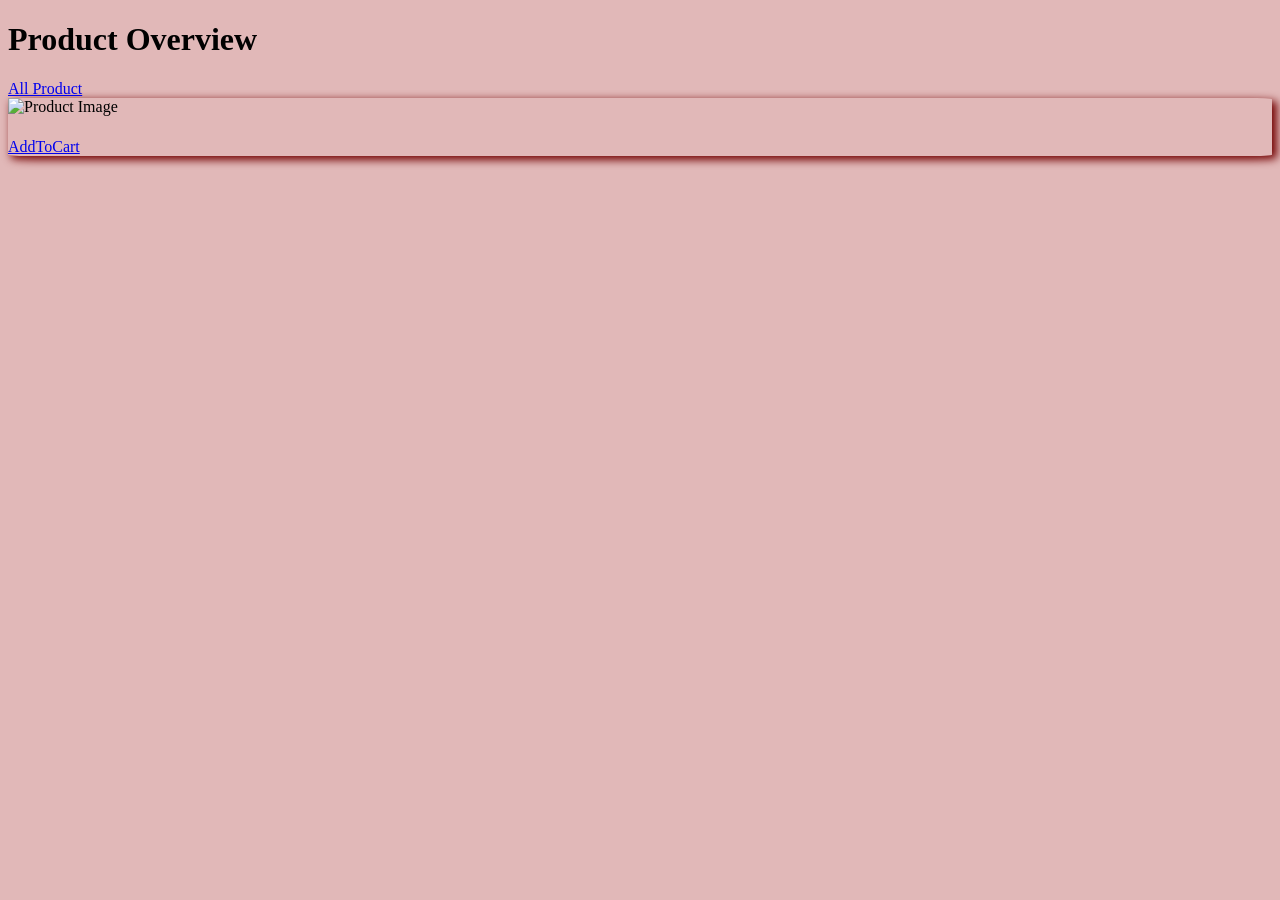
<file: Infra-Bazaar-master/src/main/resources/templates/index.html>
<!DOCTYPE html>
<html xmlns:th="http://www.thymeleaf.org"
	xmlns:sec="http://www.thymeleaf.org/extras/spring-security">
<head th:insert="fragments.html :: headerfiles">
</head>
<body style="background-color:rgba(165, 42, 42, 0.333)
">
	<header th:insert="fragments.html :: nav"></header>
	<div class="container">
		<h1 class="display-5">Product Overview</h1>

		<div class="d-flex justify-content-start p-2">
			<a class="list-group-item mr-2" href="#" th:href="@{/allProduct}">All Product</a> 
			<a class="list-group-item mr-2"	th:each="category : ${categoryList}" th:text="${category.categoryName}" href="#" th:href="@{'/getProducts/' + ${category.categoryId}}"></a>
		</div>

		<div class="row" >

			<div class="col-sm-4" th:each="product : ${productList}" >

				<div class="card mt-4" style="  border-radius: 2%; box-shadow: 4px 3px 8px 1px #ff0000;
				-webkit-box-shadow: 4px 3px 8px 1px #750505; " >

				<img th:src="${product.image}" class="card-img-top" alt="Product Image">
					<div class="card-body">
						<h5 th:text="${product.productName}" class="card-title"></h5>
						<p th:text="${product.productDescription}" class="card-text"></p>
						<p th:text="'₹'+${product.productPrice}" class="card-text"></p>
						<a href="#" th:href="@{'~/profile/addToCart/' + ${product.productId}}" class="btn btn-outline-primary btn-sm">AddToCart</a>
					</div>
				</div>
			</div>
		</div>

	</div>
</body>
</html>
</file>
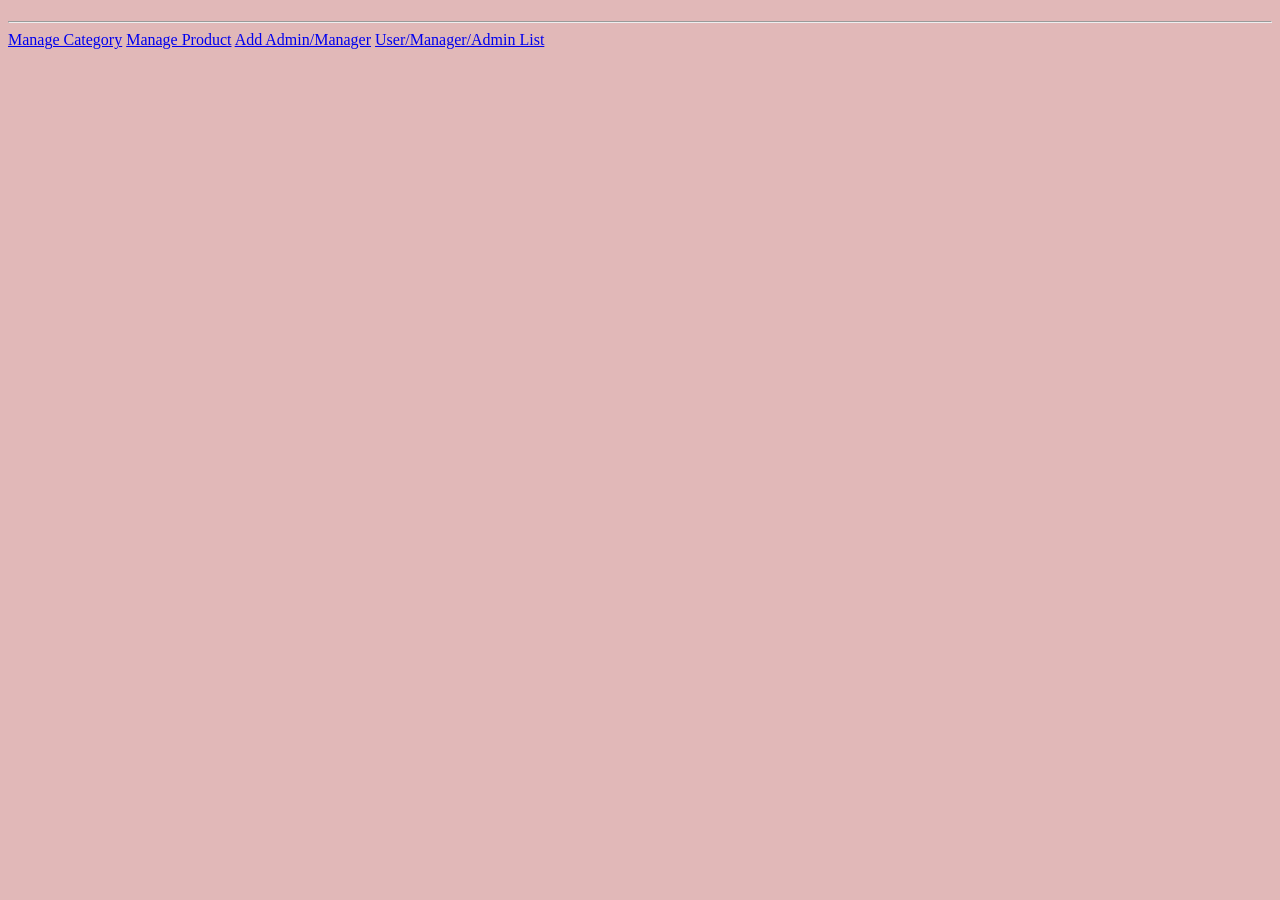
<file: Infra-Bazaar-master/src/main/resources/templates/admin/index.html>
<!DOCTYPE html>
<html xmlns:th="http://www.thymeleaf.org"
	xmlns:sec="http://www.thymeleaf.org/extras/spring-security">
<head th:insert="fragments.html :: headerfiles">
</head>
<body style="background-color:rgba(165, 42, 42, 0.333)">
	<header th:insert="fragments.html :: nav"></header>
	<div class="container">
		<h1 class="display-4 my-2" th:text ="'Welcome ' + ${#authentication.getPrincipal().getFirstName()}"></h1>
		<hr>
		<div class="row">
			<div class="list-group list-group-flush col-5" style="border: 3px; border-color: yellow;">
				<a class="list-group-item list-group-item-action" 
					href="#" th:href="@{/manager/category-form}">Manage Category</a>
				<a class="list-group-item list-group-item-action" 
					href="#" th:href="@{/manager/product-form}">Manage Product</a>
				<a class="list-group-item list-group-item-action" 
					href="#" th:href="@{/admin/add-user}">Add Admin/Manager</a>
				<a class="list-group-item list-group-item-action" 
					href="#" th:href="@{/admin/user-list}">User/Manager/Admin List</a>
					
			</div>
		</div>
	</div>
</body>
</html>
</file>
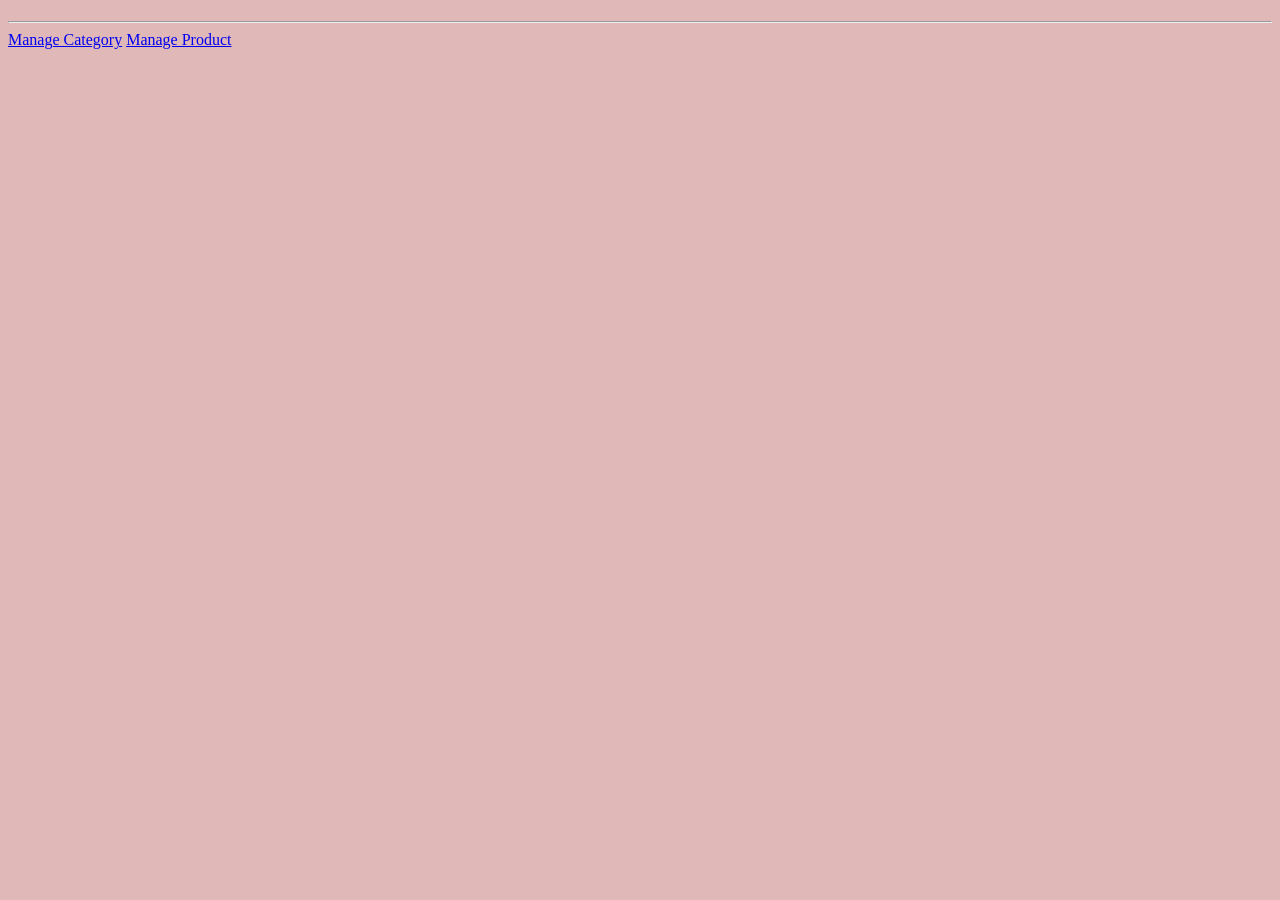
<file: Infra-Bazaar-master/src/main/resources/templates/manager/index.html>
<!DOCTYPE html>
<html xmlns:th="http://www.thymeleaf.org"
	xmlns:sec="http://www.thymeleaf.org/extras/spring-security">
<head th:insert="fragments.html :: headerfiles">
</head>
<body style="background-color:rgba(165, 42, 42, 0.333)
">
	
	<header th:insert="fragments.html :: nav"></header>
	<div class="container">

		<h1 class="display-4 my-2" th:text ="'Welcome ' + ${#authentication.getPrincipal().getFirstName()}"></h1>
		<hr>

		<div class="row">
			<div class="list-group list-group-flush col-5">
				<a class="list-group-item list-group-item-action" 
					href="#" th:href="@{/manager/category-form}">Manage Category</a>
				<a class="list-group-item list-group-item-action" 
					href="#" th:href="@{/manager/product-form}">Manage Product</a>
			</div>
		</div>

	</div>

</body>
</html>
</file>
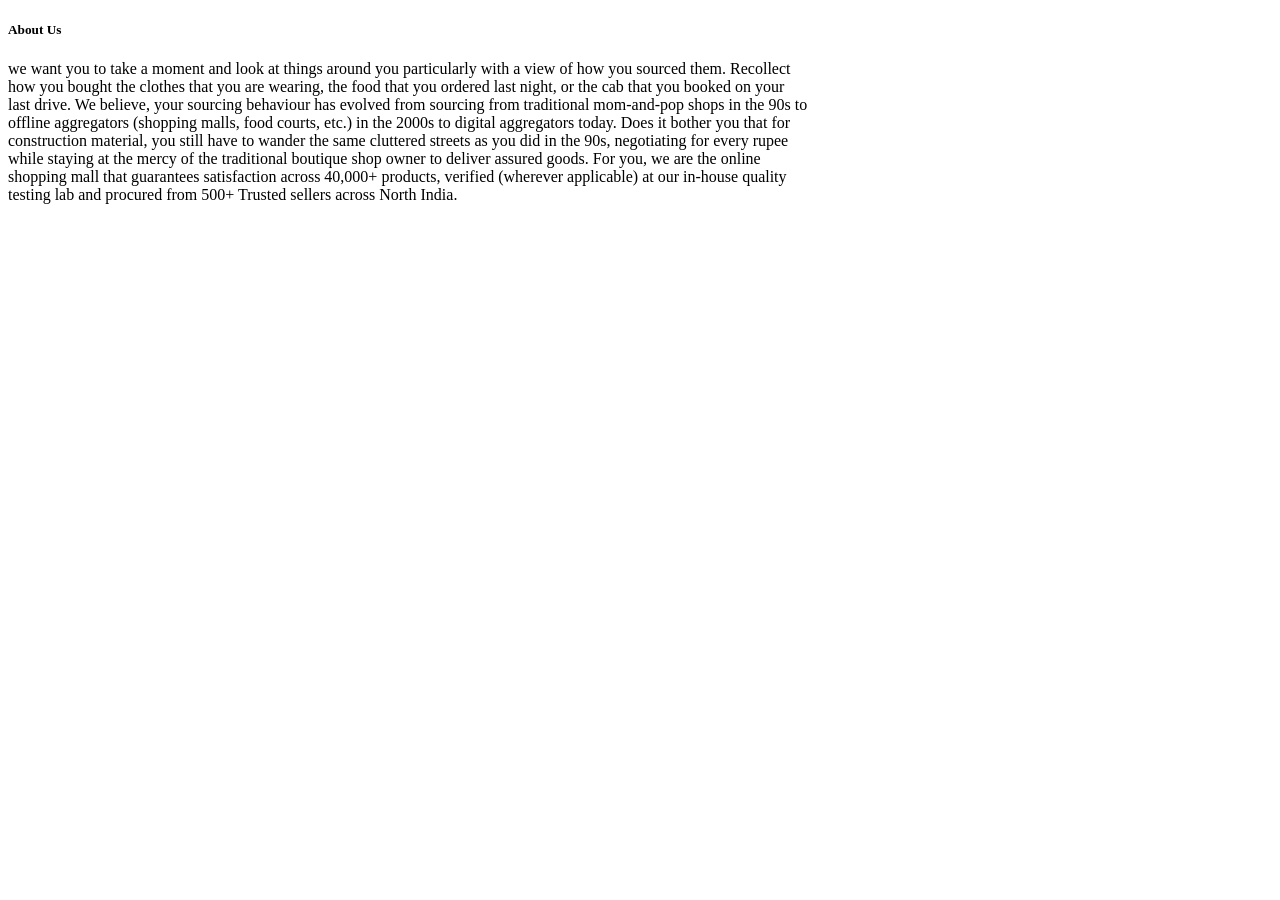
<file: Infra-Bazaar-master/src/main/resources/templates/about.html>
<!doctype html>
<html lang="en" xmlns:th="http://www.thymeleaf.org"
	th:replace="base::layout(~{::section})">
<head>

<meta charset="utf-8">
<meta name="viewport" content="width=device-width, initial-scale=1">
<title th:text="${title}">About Us</title>
</head>
<body>
	<section class="banner d-flex justify-content-center align-items-center">
	<div class="card mt-auto mb-3" style="width:800px">
 
  <div class="card-body">
    <h5 class="card-title" style="color:black">About Us</h5>
    <p class="card-text" style="color:black">we want you to take a moment and look at things around you particularly with a view of how you sourced them. Recollect how you bought the clothes that you are wearing, the food that you ordered last night, or the cab that you booked on your last drive. We believe, your sourcing behaviour has evolved from sourcing from traditional mom-and-pop shops in the 90s to offline aggregators (shopping malls, food courts, etc.) in the 2000s to digital aggregators today. Does it bother you that for construction material, you still have to wander the same cluttered streets as you did in the 90s, negotiating for every rupee while staying at the mercy of the traditional boutique shop owner to deliver assured goods. For you, we are the online shopping mall that guarantees satisfaction across 40,000+ products, verified (wherever applicable) at our in-house quality testing lab and procured from 500+ Trusted sellers across North India.</p>
   
  </div>
</div>

		
	</section>

</body>
</html>
</file>
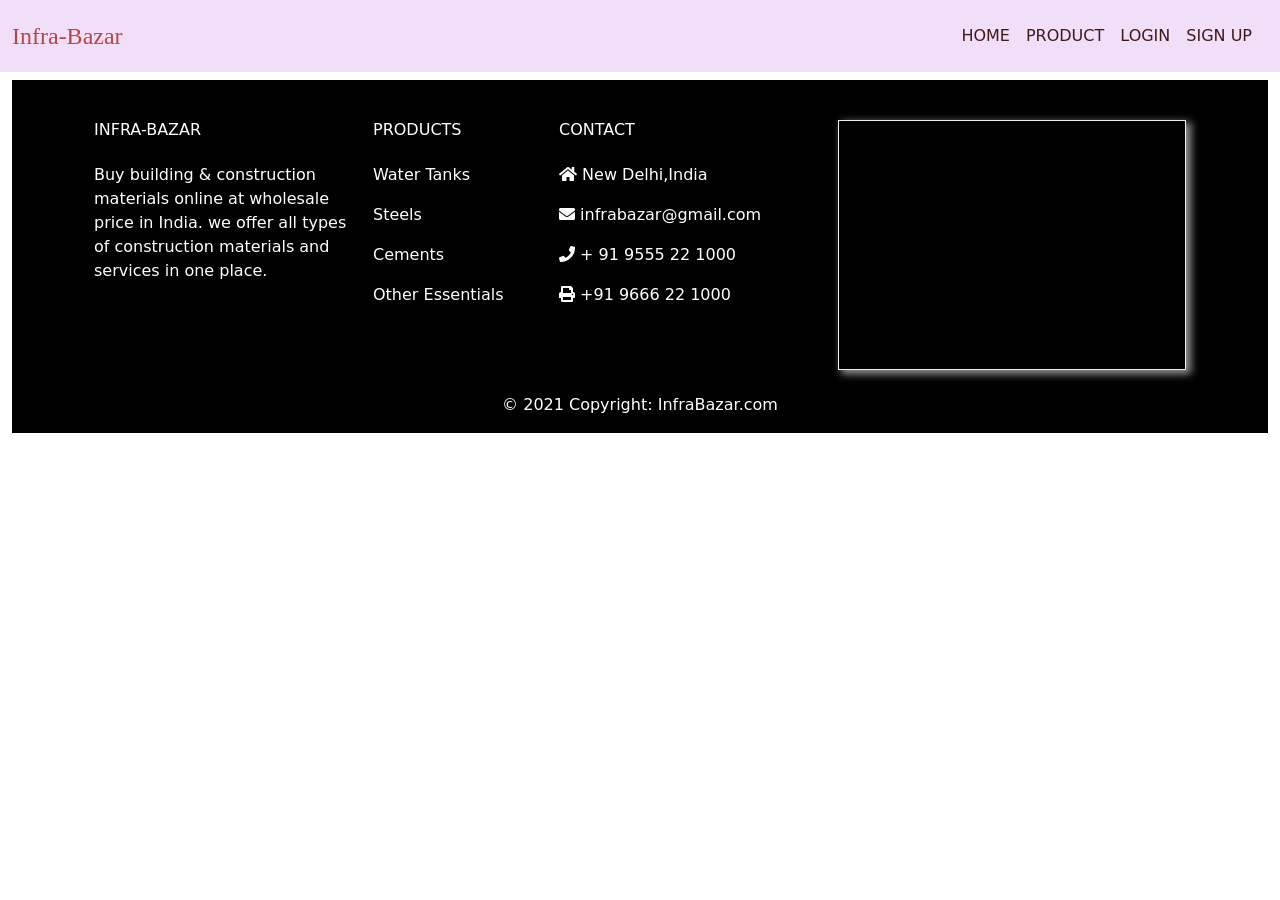
<file: Infra-Bazaar-master/src/main/resources/templates/base.html>
<!doctype html>
<html lang="en" xmlns:th="http://www.thymeleaf.org" th:fragment="layout(content)">
  <head>
    <!-- Required meta tags -->
    <meta charset="utf-8">
    <meta name="viewport" content="width=device-width, initial-scale=1">

    <!-- Bootstrap CSS -->
    <link href="https://cdn.jsdelivr.net/npm/bootstrap@5.1.0/dist/css/bootstrap.min.css" rel="stylesheet" integrity="sha384-KyZXEAg3QhqLMpG8r+8fhAXLRk2vvoC2f3B09zVXn8CA5QIVfZOJ3BCsw2P0p/We" crossorigin="anonymous">
	<link rel="stylesheet" th:href="@{/css/style.css}">
	<link rel="stylesheet"
	href="https://use.fontawesome.com/releases/v5.15.1/css/all.css"
	integrity="sha384-vp86vTRFVJgpjF9jiIGPEEqYqlDwgyBgEF109VFjmqGmIY/Y4HV4d3Gp2irVfcrp"
	crossorigin="anonymous">
	<link rel="stylesheet" href="https://cdnjs.cloudflare.com/ajax/libs/font-awesome/4.7.0/css/font-awesome.min.css">
	
    <title th:text="${title}">Base html</title>
  </head>
  <body>
    
    
    <!-- NAVBAR  -->
    
    
    <nav class="navbar navbar-expand-lg" style="background-color: rgba(241, 221, 248, 0.945) !important;">
  <div class="container-fluid">
    <a class="navbar-brand" href="/" style="color: rgb(182, 71, 71); font-family: 'Times New Roman', Times, serif; font-size: x-large">Infra-Bazar</a>
    <button class="navbar-toggler" type="button" data-bs-toggle="collapse" data-bs-target="#navbarSupportedContent" aria-controls="navbarSupportedContent" aria-expanded="false" aria-label="Toggle navigation">
      <span class="navbar-toggler-icon"></span>
    </button>
    <div class="collapse navbar-collapse" id="navbarSupportedContent">
      <ul class="navbar-nav ms-auto mb-2 mb-lg-0 text-uppercase p-2">
        <li class="nav-item">
          <a class="nav-link " aria-current="page" href="/"  style="color: rgb(66, 25, 25);"> Home</a>
        </li>
        
        
        <!-- <li class="nav-item">
          <a class="nav-link" href="/about"  style="color: rgb(66, 25, 25);">About</a>
        </li> -->
         <li class="nav-item">
          <a class="nav-link" href="/index"  style="color: rgb(66, 25, 25);">product</a>
        </li>
         <li class="nav-item">
          <a class="nav-link" href="/login"  style="color: rgb(66, 25, 25);"> Login</a>
        </li>
         <li class="nav-item">
          <a class="nav-link" href="/user_registration"  style="color: rgb(66, 25, 25);"> Sign Up</a>
        </li>
      </ul>
    </div>
  </div>
</nav>
   
    
    <!-- End of Navbar -->
    
    <div th:replace="${content}"></div>
    
    
    
     <!-- Footer -->
    
    
    
    
    <div class="container-fluid my-2">
 
  <footer
          class="text-center text-lg-start text-white"
          style="background-color: #000000"
          >
    <!-- Grid container -->
    <div class="container p-4 pb-0">
      <!-- Section: Links -->
      <section class="">
        <!--Grid row-->
        <div class="row">
          <!-- Grid column -->
          <div class="col-md-3 col-lg-3 col-xl-3 mx-auto mt-3">
            <h6 class="text-uppercase mb-4 font-weight-bold">
              Infra-Bazar
            </h6>
            <p>
              Buy building & construction materials online at wholesale price in India. 
              we offer all types of construction materials and services in one place.
            </p>
          </div>
          <!-- Grid column -->

          <hr class="w-100 clearfix d-md-none" />

          <!-- Grid column -->
          <div class="col-md-2 col-lg-2 col-xl-2 mx-auto mt-3">
            <h6 class="text-uppercase mb-4 font-weight-bold">Products</h6>
            <p>
              <a style="text-decoration:none" class="text-white">Water Tanks</a>
            </p>
            <p>
              <a style="text-decoration:none" class="text-white">Steels</a>
            </p>
            <p>
              <a style="text-decoration:none" class="text-white">Cements</a>
            </p>
            <p>
              <a style="text-decoration:none" class="text-white">Other Essentials</a>
            </p>
          </div>
          <!-- Grid column -->

          <hr class="w-100 clearfix d-md-none" />

          <!-- Grid column -->
          <hr class="w-100 clearfix d-md-none" />

          <!-- Grid column -->
          <div class="col-md-4 col-lg-3 col-xl-3 mx-auto mt-3">
            <h6 class="text-uppercase mb-4 font-weight-bold">Contact</h6>
            <p><i class="fas fa-home mr-3"></i> New Delhi,India</p>
            <p><i class="fas fa-envelope mr-3"></i> infrabazar@gmail.com</p>
            <p><i class="fas fa-phone mr-3"></i> + 91 9555 22 1000</p>
            <p><i class="fas fa-print mr-3"></i> +91 9666 22 1000</p>
          </div>
          <!-- Grid column -->

          <!-- Grid column -->
          <div class="col-md-3  col-xl-4 mx-auto mt-3">
          <!-- <div class="col-md-3 col-lg-2 col-xl-2 mx-auto mt-3"> -->
 <!-- <h6 class="text-uppercase mb-4 font-weight-bold">Follow us</h6> -->

            <!-- Facebook -->
            <!-- <a
               class="btn btn-primary btn-floating m-1"
               style="background-color: #3b5998"
               href="#!"
               role="button"
               ><i class="fab fa-facebook-f"></i
              ></a> -->

            <!-- Twitter -->
            <!-- <a
               class="btn btn-primary btn-floating m-1"
               style="background-color: #55acee"
               href="#!"
               role="button"
               ><i class="fab fa-twitter"></i
              ></a> -->

            <!-- Google -->
            <!-- <a
               class="btn btn-primary btn-floating m-1"
               style="background-color: #dd4b39"
               href="#!"
               role="button"
               ><i class="fab fa-google"></i
              ></a> -->

            <!-- Instagram -->
            <!-- <a
               class="btn btn-primary btn-floating m-1"
               style="background-color: #ac2bac"
               href="#!"
               role="button"
               ><i class="fab fa-instagram"></i
              ></a> -->

            <!-- Linkedin -->
            <!-- <a
               class="btn btn-primary btn-floating m-1"
               style="background-color: #0082ca"
               href="#!"
               role="button"
               ><i class="fab fa-linkedin-in"></i
              ></a> -->
            <!-- Github -->
            <!-- <a
               class="btn btn-primary btn-floating m-1"
               style="background-color: #333333"
               href="#!"
               role="button"
               ><i class="fab fa-github"></i
              ></a>  -->
              <iframe src="https://www.google.com/maps/embed?pb=!1m14!1m8!1m3!1d29795.17706220509!2d75.5592!3d21.01679!3m2!1i1024!2i768!4f13.1!3m3!1m2!1s0x3bd90fa4a1eab90f%3A0x37f67bd21bff0a3c!2sJalgaon%2C%20Maharashtra%2C%20India!5e0!3m2!1sen!2sus!4v1626161545321!5m2!1sen!2sus" frameborder="0" style="border: 1px groove; width: 100%; height: 250px;  box-shadow: 4px 3px 8px 1px #969696;
              -webkit-box-shadow: 4px 3px 8px 1px #969696;" allowfullscreen></iframe>
          </div>
        </div>
        <!--Grid row-->
      </section>
      <!-- Section: Links -->
    </div>
    <!-- Grid container -->

    <!-- Copyright -->
    <div
         class="text-center p-3"
         style="background-color: rgba(0, 0, 0, 0.2)"
         >
      © 2021 Copyright:
      <a style="text-decoration:none" class="text-white" href="/"
         >InfraBazar.com</a
        >
    </div>
    <!-- Copyright -->
  </footer>
  <!-- Footer -->
</div>
<!-- End of footer -->

    <!-- Optional JavaScript; choose one of the two! -->

    <!-- Option 1: Bootstrap Bundle with Popper -->
    <script src="https://cdn.jsdelivr.net/npm/bootstrap@5.1.0/dist/js/bootstrap.bundle.min.js" integrity="sha384-U1DAWAznBHeqEIlVSCgzq+c9gqGAJn5c/t99JyeKa9xxaYpSvHU5awsuZVVFIhvj" crossorigin="anonymous"></script>

    <!-- Option 2: Separate Popper and Bootstrap JS -->
    <!--
    <script src="https://cdn.jsdelivr.net/npm/@popperjs/core@2.9.3/dist/umd/popper.min.js" integrity="sha384-eMNCOe7tC1doHpGoWe/6oMVemdAVTMs2xqW4mwXrXsW0L84Iytr2wi5v2QjrP/xp" crossorigin="anonymous"></script>
    <script src="https://cdn.jsdelivr.net/npm/bootstrap@5.1.0/dist/js/bootstrap.min.js" integrity="sha384-cn7l7gDp0eyniUwwAZgrzD06kc/tftFf19TOAs2zVinnD/C7E91j9yyk5//jjpt/" crossorigin="anonymous"></script>
    -->
    <script type="text/javascript" th:src="@{/js/script.js}"></script>
  </body>
</html>
</file>
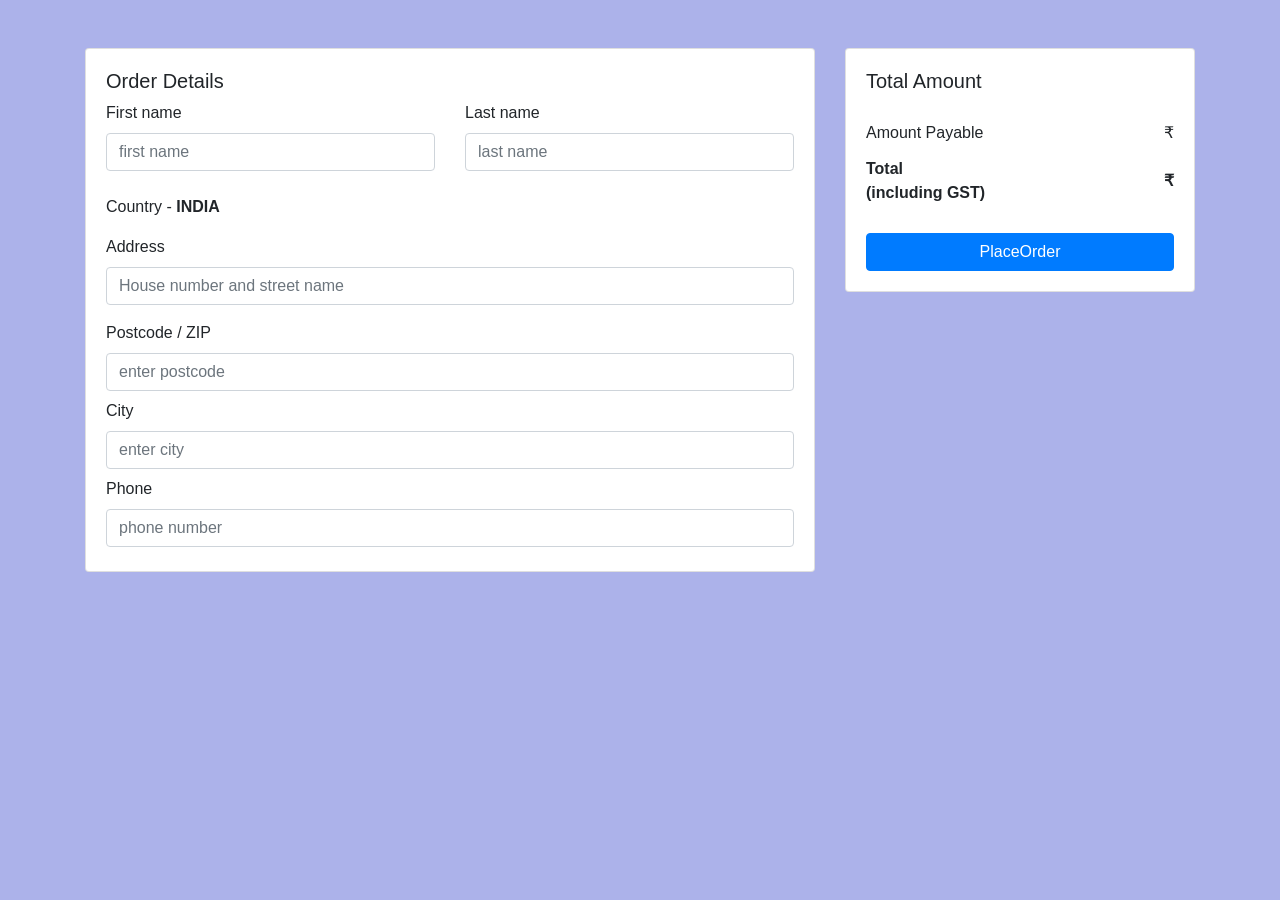
<file: Infra-Bazaar-master/src/main/resources/templates/checkout.html>
<!doctype html>
<html lang="en" xmlns:th="http://www.thymeleaf.org"
	xmlns:sec="http://www.thymeleaf.org/thymeleaf-extras-springsecurity3">
<head>
<meta charset="UTF-8">
<meta name="viewport"
	content="width=device-width, user-scalable=no, initial-scale=1.0, maximum-scale=1.0, minimum-scale=1.0">
<meta http-equiv="X-UA-Compatible" content="ie=edge">
<link rel="stylesheet"
	href="https://stackpath.bootstrapcdn.com/bootstrap/4.4.1/css/bootstrap.min.css"
	integrity="sha384-Vkoo8x4CGsO3+Hhxv8T/Q5PaXtkKtu6ug5TOeNV6gBiFeWPGFN9MuhOf23Q9Ifjh"
	crossorigin="anonymous">
<link rel="stylesheet"
	href="https://use.fontawesome.com/releases/v5.11.2/css/all.css">

<title>Document</title>
</head>
<body style="background-color: rgba(49, 64, 204, 0.4);">
	<header th:insert="fragments.html :: nav"></header>

	<div class="container">

		<!--Section: Block Content-->
		<section class="mt-5 mb-4">

			<!--Grid row-->
			<div class="row">

				<!--Grid column-->
				<div class="col-lg-8 mb-4">

					<!-- Card -->
					<div class="card wish-list pb-1">
						<div class="card-body">

			<!-- form start -->
			
			<form action="" method="post" th:action="@{'~/checkout/checkout/'}" >
				
							<h5 class="mb-2">Order Details</h5>

							<!-- Grid row -->
							<div class="row">

								<!-- Grid column -->
								<div class="col-lg-6">

									<!-- First name -->
									<div class="md-form md-outline mb-0 mb-lg-4">
										<label for="firstName">First name</label> <input type="text"
											id="firstName" name="firstName" required class="form-control mb-0 mb-lg-2"
											pattern="[A-Za-z\s]{2,40}" autocomplete="off" title="only characters are allowed" minlength="2" maxlength="40" placeholder="first name">
									</div>

								</div>
								<!-- Grid column -->

								<!-- Grid column -->
								<div class="col-lg-6">

									<!-- Last name -->
									<div class="md-form md-outline">
										<label for="lastName">Last name</label> <input type="text"
											id="lastName" name="lastName" required class="form-control"
											pattern="[A-Za-z\s]{2,40}" autocomplete="off" title="only characters are allowed" minlength="2" maxlength="40" placeholder="last name">
									</div>

								</div>
								<!-- Grid column -->

							</div>
							<!-- Grid row -->

							<!-- Country -->
							<div class="d-flex flex-wrap">
								<div class="select-outline position-relative w-100">
									<label>Country - <strong>INDIA</strong></label>


								</div>
							</div>

							<!-- Address Part 1 -->
							<div class="md-form md-outline mt-2">
								<label for="form14">Address </label> <input type="text"
									required id="form14" name="address" placeholder="House number and street name"
									class="form-control"
									pattern="[A-Za-z\s]{2,40}" autocomplete="off" title="only characters are allowed" minlength="2" maxlength="40">
							</div>

							<!-- Postcode / ZIP -->
							<div class="md-form md-outline mt-3">
								<label for="form16">Postcode / ZIP</label> 
								<br>
								<input type="number" class="form-control" name="postcode" minlength="6" maxlength="6" placeholder="enter postcode" required>
							</div>

							<!-- Town / City -->
							<div class="md-form md-outline mt-2">
								<label for="form17"> City</label>
								 <input 
								 type="text" 
								 required 
								 class="form-control"
								 name="city"
								 placeholder="enter city" 
								 minlength="2" 
								 maxlength="40" 
								 pattern="[A-Za-z\s]{2,40}"
								 title="only characters are allowed"
								 autocomplete="off"
								 >

							</div>

							<!-- Phone -->
							<div class="md-form md-outline mt-2">
								<label for="form18">Phone</label> <input type="number" name="phone"
									 required id="form18"
									class="form-control"
										pattern="^[+]91(9|8|7)\d{9}$" minlength="10" maxlength="10"  autocomplete="off" title="mobile number " placeholder="phone number">
							</div>

						</div>
					</div>
					<!-- Card -->

				</div>
				<!--Grid column-->

				<!--Grid column-->
				<div class="col-lg-4">

					<!-- Card -->
					<div class="card mb-4">
						<div class="card-body">

							<h5 class="mb-3"> Total Amount</h5>

							<ul class="list-group list-group-flush">
								<li
									class="list-group-item d-flex justify-content-between align-items-center border-0 px-0 pb-0">
									Amount Payable <span>₹<span th:text="${total}"></span></span>
								</li>
								<li
									class="list-group-item d-flex justify-content-between align-items-center border-0 px-0 mb-3">
									<div>
										<strong>Total</strong> <strong>
											<p class="mb-0">(including GST)</p>
										</strong>
									<!-- </div> <span><strong>₹<span th:text="${total}"></span></strong></span> -->
									</div> <span><strong>₹<span th:text="${GSTtotal}"></span></strong></span>
								</li>
							</ul>
								<button
									class="btn btn-primary btn-block waves-effect waves-light">PlaceOrder</button>
			<!-- form close --></form>
				

						</div>
					</div>
				</div>
				<!--Grid column-->

			</div>
			<!--Grid row-->

		</section>
		<!--Section: Block Content-->


	</div>





	<script src="https://code.jquery.com/jquery-3.4.1.slim.min.js"
		integrity="sha384-J6qa4849blE2+poT4WnyKhv5vZF5SrPo0iEjwBvKU7imGFAV0wwj1yYfoRSJoZ+n"
		crossorigin="anonymous"></script>
	<script
		src="https://cdn.jsdelivr.net/npm/popper.js@1.16.0/dist/umd/popper.min.js"
		integrity="sha384-Q6E9RHvbIyZFJoft+2mJbHaEWldlvI9IOYy5n3zV9zzTtmI3UksdQRVvoxMfooAo"
		crossorigin="anonymous"></script>
	<script
		src="https://stackpath.bootstrapcdn.com/bootstrap/4.4.1/js/bootstrap.min.js"
		integrity="sha384-wfSDF2E50Y2D1uUdj0O3uMBJnjuUD4Ih7YwaYd1iqfktj0Uod8GCExl3Og8ifwB6"
		crossorigin="anonymous"></script>
</body>
</html>
</file>
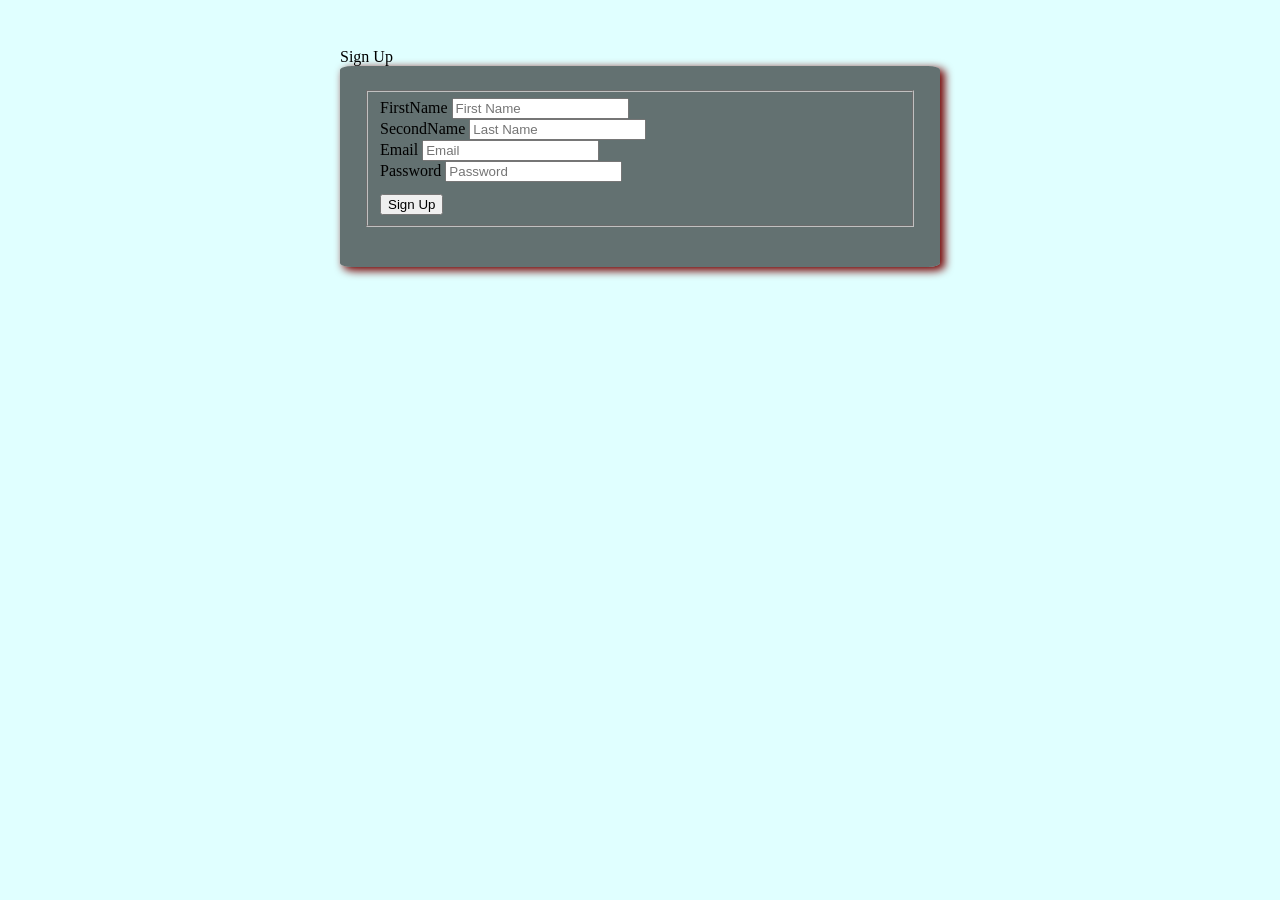
<file: Infra-Bazaar-master/src/main/resources/templates/signup.html>
<html xmlns:th="http://www.thymeleaf.org">
<head th:insert="fragments.html :: headerfiles">
<title>Sign Up</title>

</head>
<body style="background-color:lightcyan;">

	<div class="container">
		<div
			style="width: 600px; margin-left: auto; margin-right: auto; margin-top: 24px; padding: 24px;">
			<div class="card">
				<div class="card-header">
					<i class="fa fa-user"></i> Sign Up
				</div>

				<div class="card-block" style="padding: 24px;  border-radius: 2%; box-shadow: 4px 3px 8px 1px #ff0000;
				-webkit-box-shadow: 4px 3px 8px 1px #750505; background-color:rgba(0, 0, 0, 0.555)  ;">
					<form th:action="@{/signup}" method="post">
						<fieldset>
						
							<div class="form-group">
								<label for="firstName">FirstName</label> <input type="text"
									class="form-control" id="firstName" name="firstName"
									placeholder="First Name" pattern="[A-Za-z\s]{1,40}" required autocomplete="off" title="only characters are allowed" >
							</div>
							
							<div class="form-group">
								<label for="lastName">SecondName</label> <input type="text"
									class="form-control" id="lastName" name="lastName"
									placeholder="Last Name" pattern="[A-Za-z\s]{1,40}" required autocomplete="off" title="only characters are allowed" >
							</div>
							
							<div class="form-group">
								<label for="email">Email</label> <input type="email"
									class="form-control" id="email" name="email"
									placeholder="Email" pattern="[a-z0-9._%+-]+@[a-z0-9.-]+\.[a-z]{3}$" required autocomplete="off" title="enter valid email" >
							</div>

							<div class="form-group">
								<label for="password">Password</label> <input type="password"
									class="form-control" id="password" name="password"
									placeholder="Password" pattern="[0-9]{4,6}" required autocomplete="off" title="only digit numbers allowed in length 4 to 6">
							</div>
							
							<input type="hidden" class="form-control" id="role" name="role"
									th:value="USER">

							<div class="form-actions" style="margin-top: 12px;">
								<button type="submit" class="btn btn-outline-warning btn-sm">Sign Up</button>
							</div>
						</fieldset>
					</form>
				</div>
			</div>
		</div>
	</div>
</body>
</html>
</file>
